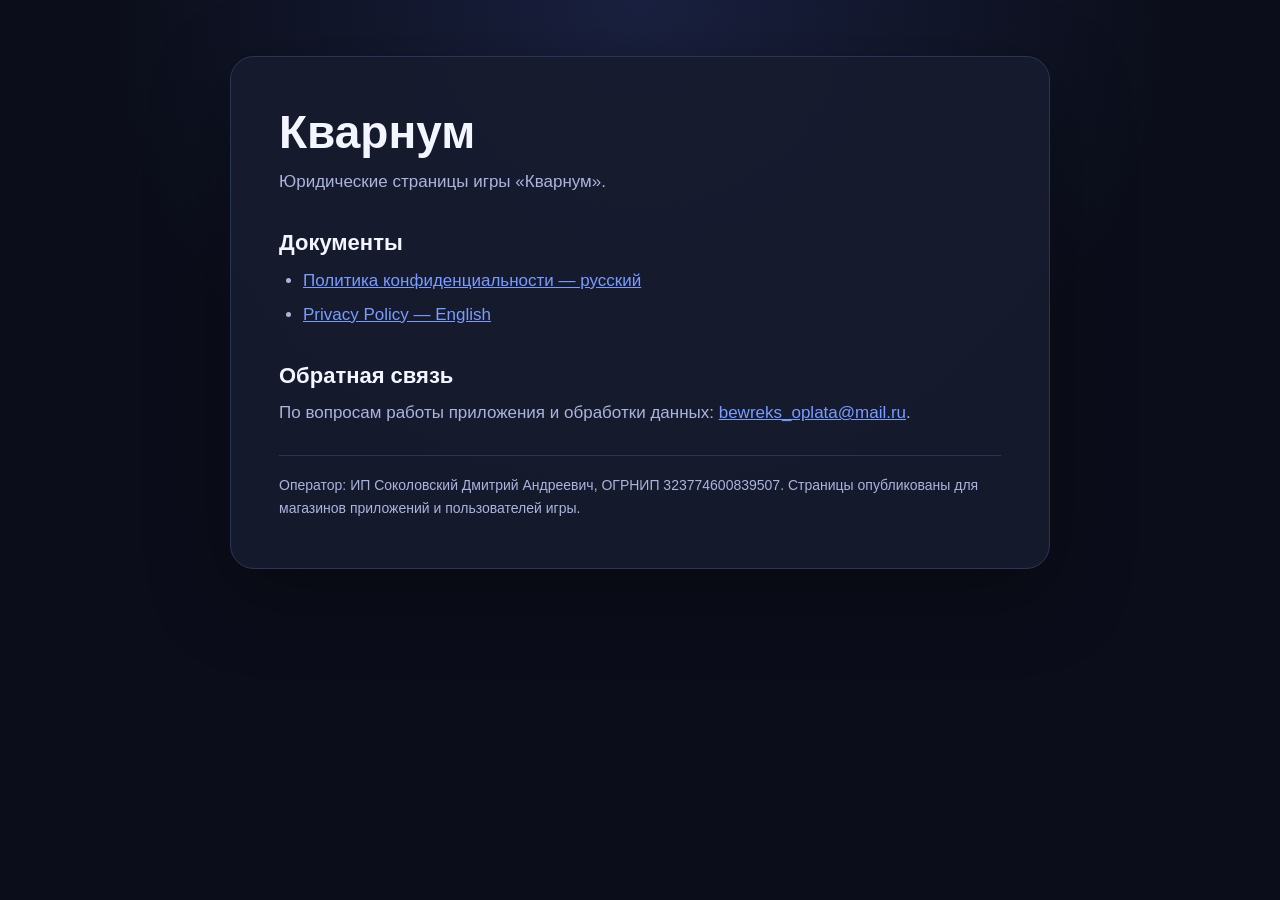
<file: index.html>
<!doctype html>
<html lang="ru">
<head>
  <meta charset="utf-8">
  <meta name="viewport" content="width=device-width, initial-scale=1">
  <title>Кварнум — юридические страницы</title>
  <link rel="stylesheet" href="assets/style.css">
</head>
<body>
<main>
  <section class="card">
    <h1>Кварнум</h1>
    <p class="subtitle">Юридические страницы игры «Кварнум».</p>

    <h2>Документы</h2>
    <ul>
      <li><a href="privacy/">Политика конфиденциальности — русский</a></li>
      <li><a href="privacy/en/">Privacy Policy — English</a></li>
    </ul>

    <h2>Обратная связь</h2>
    <p>По вопросам работы приложения и обработки данных: <a href="mailto:bewreks_oplata@mail.ru">bewreks_oplata@mail.ru</a>.</p>

    <footer>
      Оператор: ИП Соколовский Дмитрий Андреевич, ОГРНИП 323774600839507. Страницы опубликованы для магазинов приложений и пользователей игры.
    </footer>
  </section>
</main>
</body>
</html>
</file>
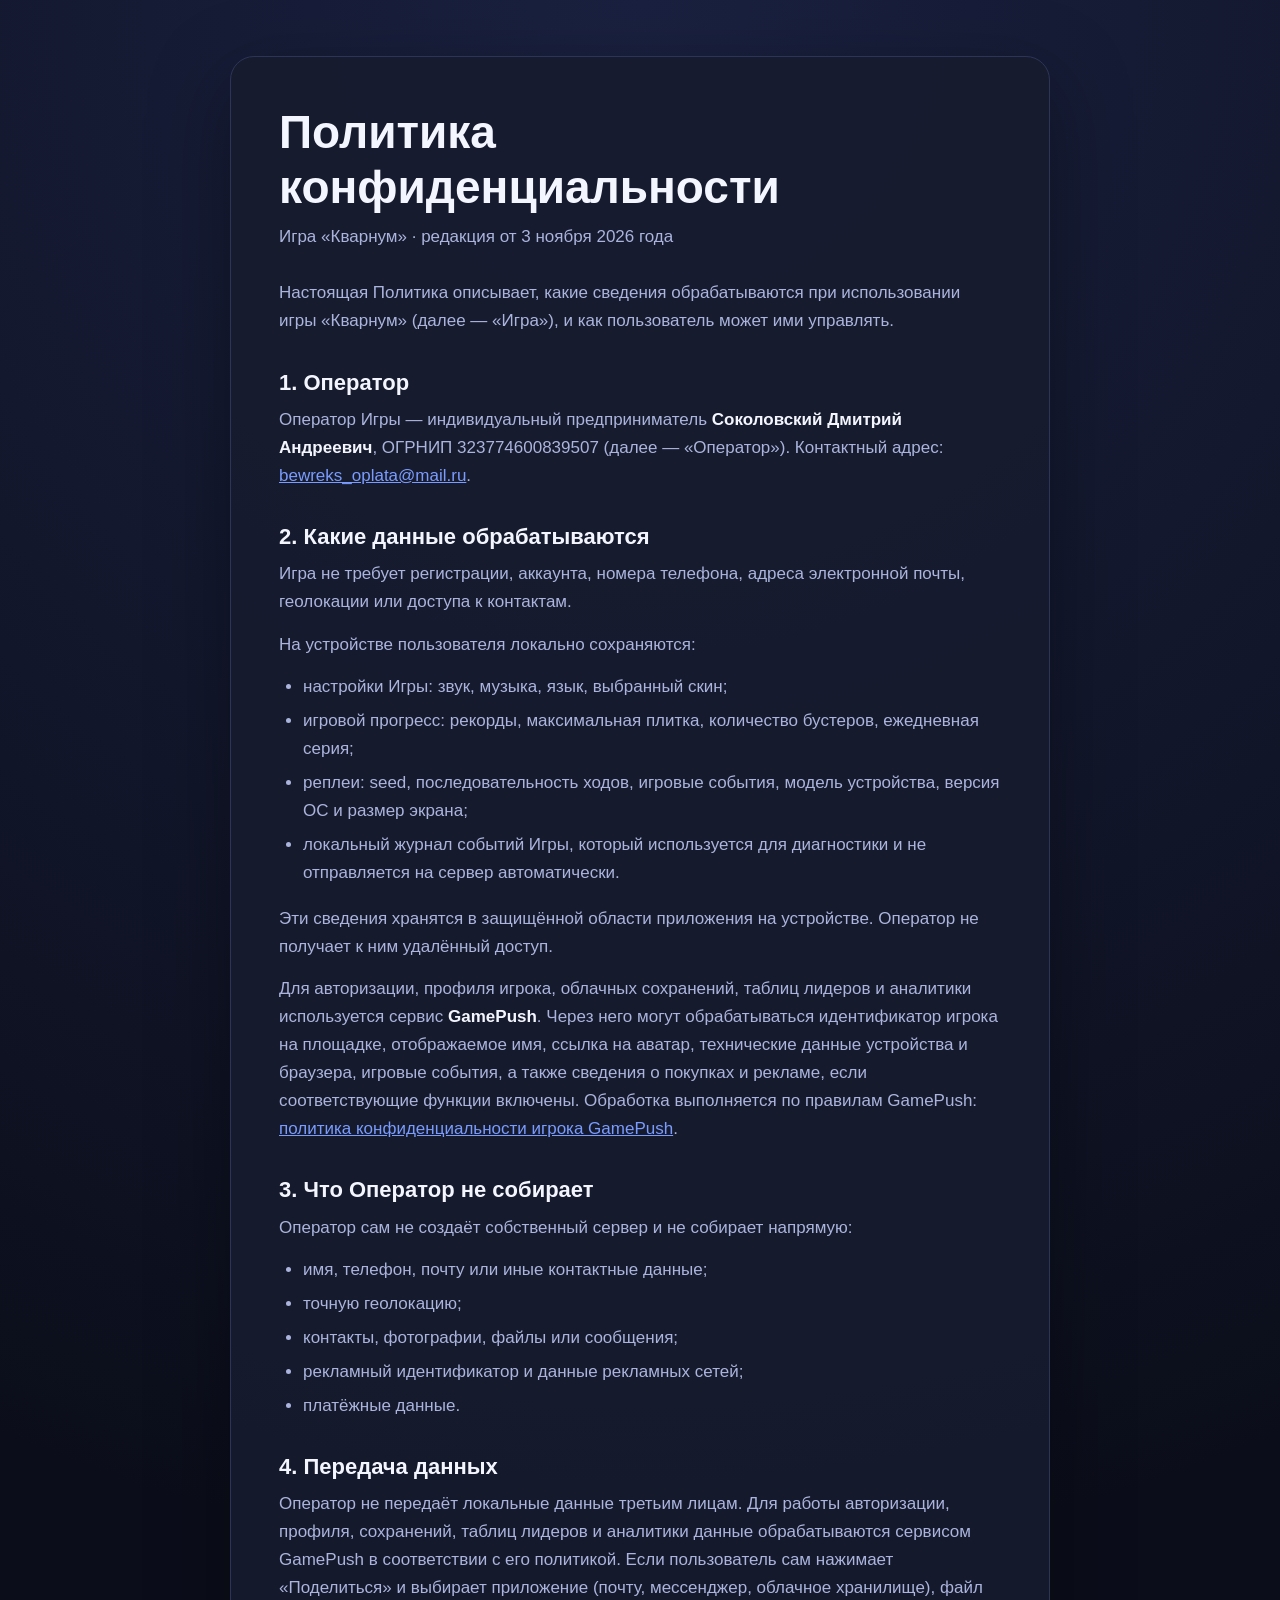
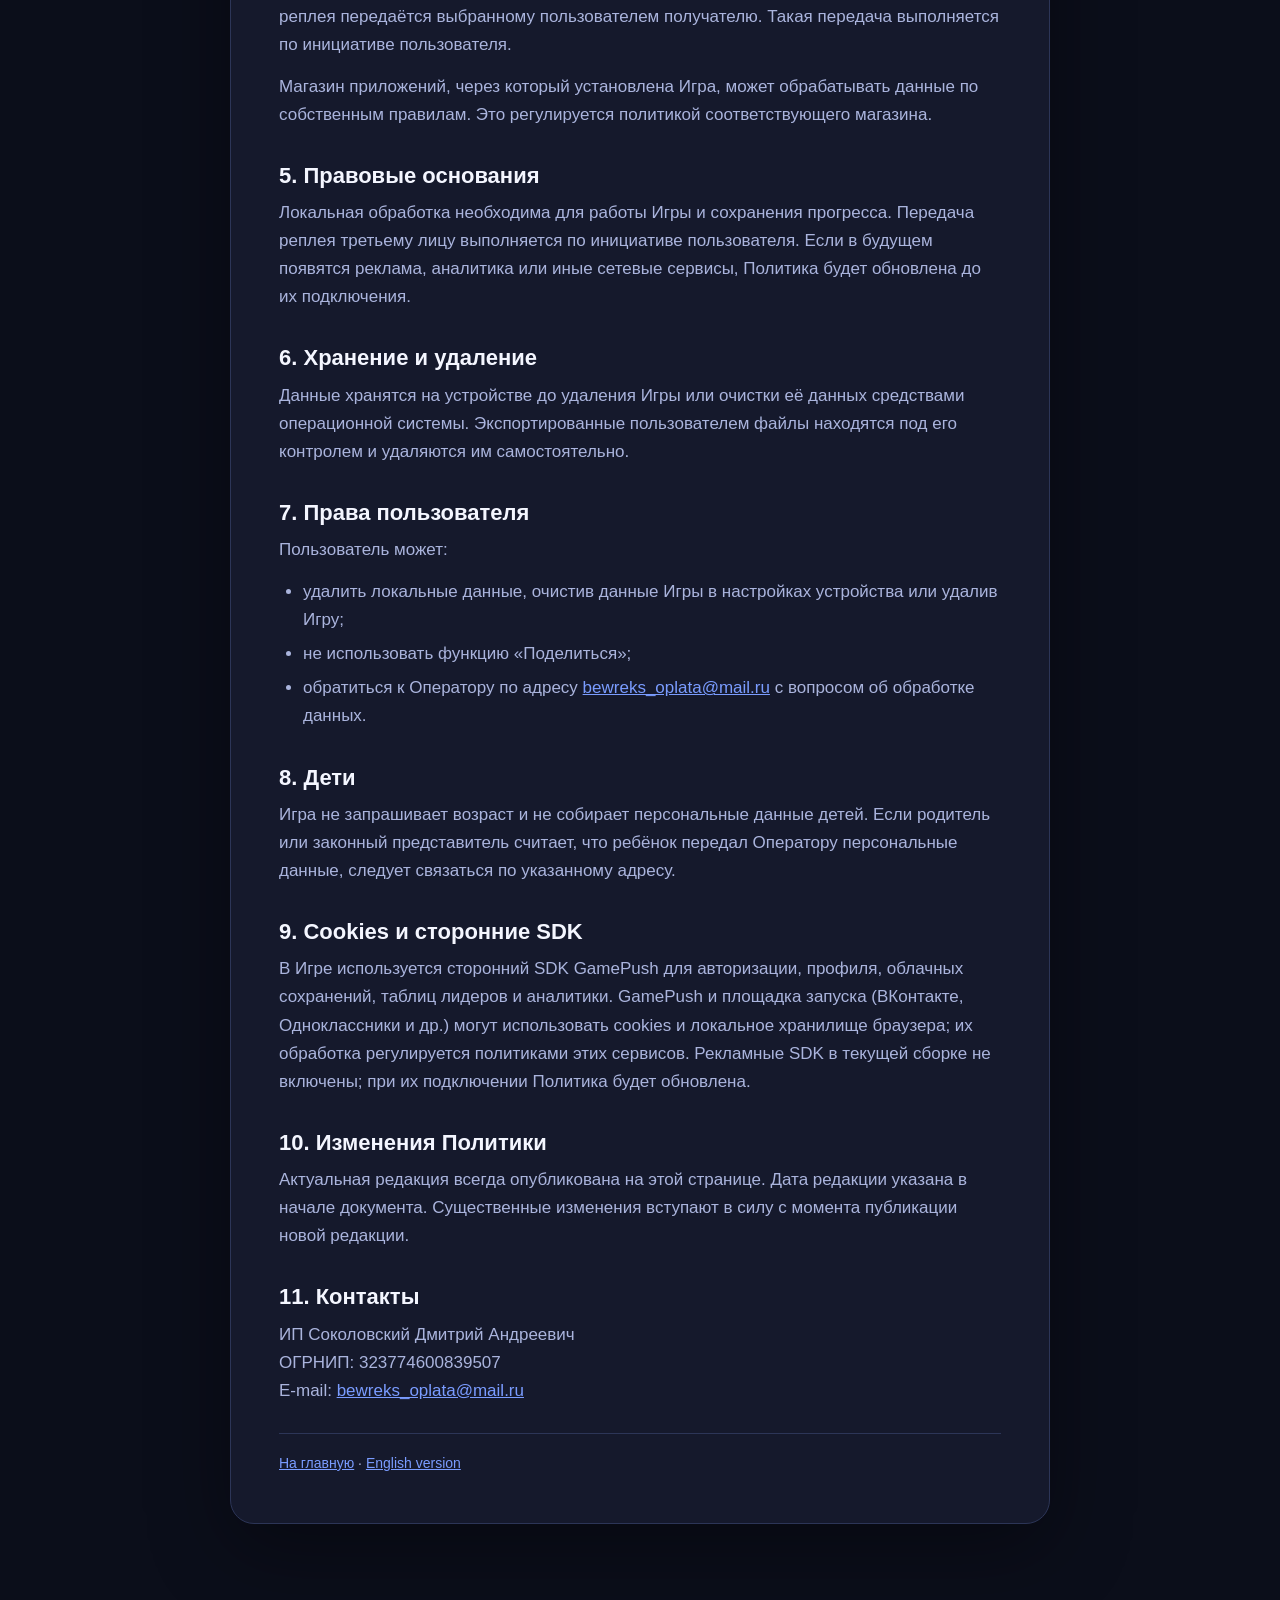
<file: privacy/index.html>
<!doctype html>
<html lang="ru">
<head>
  <meta charset="utf-8">
  <meta name="viewport" content="width=device-width, initial-scale=1">
  <title>Политика конфиденциальности — Кварнум</title>
  <meta name="description" content="Политика конфиденциальности игры «Кварнум».">
  <link rel="stylesheet" href="../assets/style.css">
</head>
<body>
<main>
  <article class="card">
    <h1>Политика конфиденциальности</h1>
    <p class="subtitle">Игра «Кварнум» · редакция от 3 ноября 2026 года</p>

    <p>Настоящая Политика описывает, какие сведения обрабатываются при использовании игры «Кварнум» (далее — «Игра»), и как пользователь может ими управлять.</p>

    <h2>1. Оператор</h2>
    <p>Оператор Игры — индивидуальный предприниматель <strong>Соколовский Дмитрий Андреевич</strong>, ОГРНИП 323774600839507 (далее — «Оператор»). Контактный адрес: <a href="mailto:bewreks_oplata@mail.ru">bewreks_oplata@mail.ru</a>.</p>

    <h2>2. Какие данные обрабатываются</h2>
    <p>Игра не требует регистрации, аккаунта, номера телефона, адреса электронной почты, геолокации или доступа к контактам.</p>
    <p>На устройстве пользователя локально сохраняются:</p>
    <ul>
      <li>настройки Игры: звук, музыка, язык, выбранный скин;</li>
      <li>игровой прогресс: рекорды, максимальная плитка, количество бустеров, ежедневная серия;</li>
      <li>реплеи: seed, последовательность ходов, игровые события, модель устройства, версия ОС и размер экрана;</li>
      <li>локальный журнал событий Игры, который используется для диагностики и не отправляется на сервер автоматически.</li>
    </ul>
    <p>Эти сведения хранятся в защищённой области приложения на устройстве. Оператор не получает к ним удалённый доступ.</p>
    <p>Для авторизации, профиля игрока, облачных сохранений, таблиц лидеров и аналитики используется сервис <strong>GamePush</strong>. Через него могут обрабатываться идентификатор игрока на площадке, отображаемое имя, ссылка на аватар, технические данные устройства и браузера, игровые события, а также сведения о покупках и рекламе, если соответствующие функции включены. Обработка выполняется по правилам GamePush: <a href="https://gamepush.com/ru/service/players-privacy-policy/">политика конфиденциальности игрока GamePush</a>.</p>

    <h2>3. Что Оператор не собирает</h2>
    <p>Оператор сам не создаёт собственный сервер и не собирает напрямую:</p>
    <ul>
      <li>имя, телефон, почту или иные контактные данные;</li>
      <li>точную геолокацию;</li>
      <li>контакты, фотографии, файлы или сообщения;</li>
      <li>рекламный идентификатор и данные рекламных сетей;</li>
      <li>платёжные данные.</li>
    </ul>

    <h2>4. Передача данных</h2>
    <p>Оператор не передаёт локальные данные третьим лицам. Для работы авторизации, профиля, сохранений, таблиц лидеров и аналитики данные обрабатываются сервисом GamePush в соответствии с его политикой. Если пользователь сам нажимает «Поделиться» и выбирает приложение (почту, мессенджер, облачное хранилище), файл реплея передаётся выбранному пользователем получателю. Такая передача выполняется по инициативе пользователя.</p>
    <p>Магазин приложений, через который установлена Игра, может обрабатывать данные по собственным правилам. Это регулируется политикой соответствующего магазина.</p>

    <h2>5. Правовые основания</h2>
    <p>Локальная обработка необходима для работы Игры и сохранения прогресса. Передача реплея третьему лицу выполняется по инициативе пользователя. Если в будущем появятся реклама, аналитика или иные сетевые сервисы, Политика будет обновлена до их подключения.</p>

    <h2>6. Хранение и удаление</h2>
    <p>Данные хранятся на устройстве до удаления Игры или очистки её данных средствами операционной системы. Экспортированные пользователем файлы находятся под его контролем и удаляются им самостоятельно.</p>

    <h2>7. Права пользователя</h2>
    <p>Пользователь может:</p>
    <ul>
      <li>удалить локальные данные, очистив данные Игры в настройках устройства или удалив Игру;</li>
      <li>не использовать функцию «Поделиться»;</li>
      <li>обратиться к Оператору по адресу <a href="mailto:bewreks_oplata@mail.ru">bewreks_oplata@mail.ru</a> с вопросом об обработке данных.</li>
    </ul>

    <h2>8. Дети</h2>
    <p>Игра не запрашивает возраст и не собирает персональные данные детей. Если родитель или законный представитель считает, что ребёнок передал Оператору персональные данные, следует связаться по указанному адресу.</p>

    <h2>9. Cookies и сторонние SDK</h2>
    <p>В Игре используется сторонний SDK GamePush для авторизации, профиля, облачных сохранений, таблиц лидеров и аналитики. GamePush и площадка запуска (ВКонтакте, Одноклассники и др.) могут использовать cookies и локальное хранилище браузера; их обработка регулируется политиками этих сервисов. Рекламные SDK в текущей сборке не включены; при их подключении Политика будет обновлена.</p>

    <h2>10. Изменения Политики</h2>
    <p>Актуальная редакция всегда опубликована на этой странице. Дата редакции указана в начале документа. Существенные изменения вступают в силу с момента публикации новой редакции.</p>

    <h2>11. Контакты</h2>
    <p>ИП Соколовский Дмитрий Андреевич<br>
    ОГРНИП: 323774600839507<br>
    E-mail: <a href="mailto:bewreks_oplata@mail.ru">bewreks_oplata@mail.ru</a></p>

    <footer>
      <a href="../">На главную</a> · <a href="../en/">English version</a>
    </footer>
  </article>
</main>
</body>
</html>
</file>
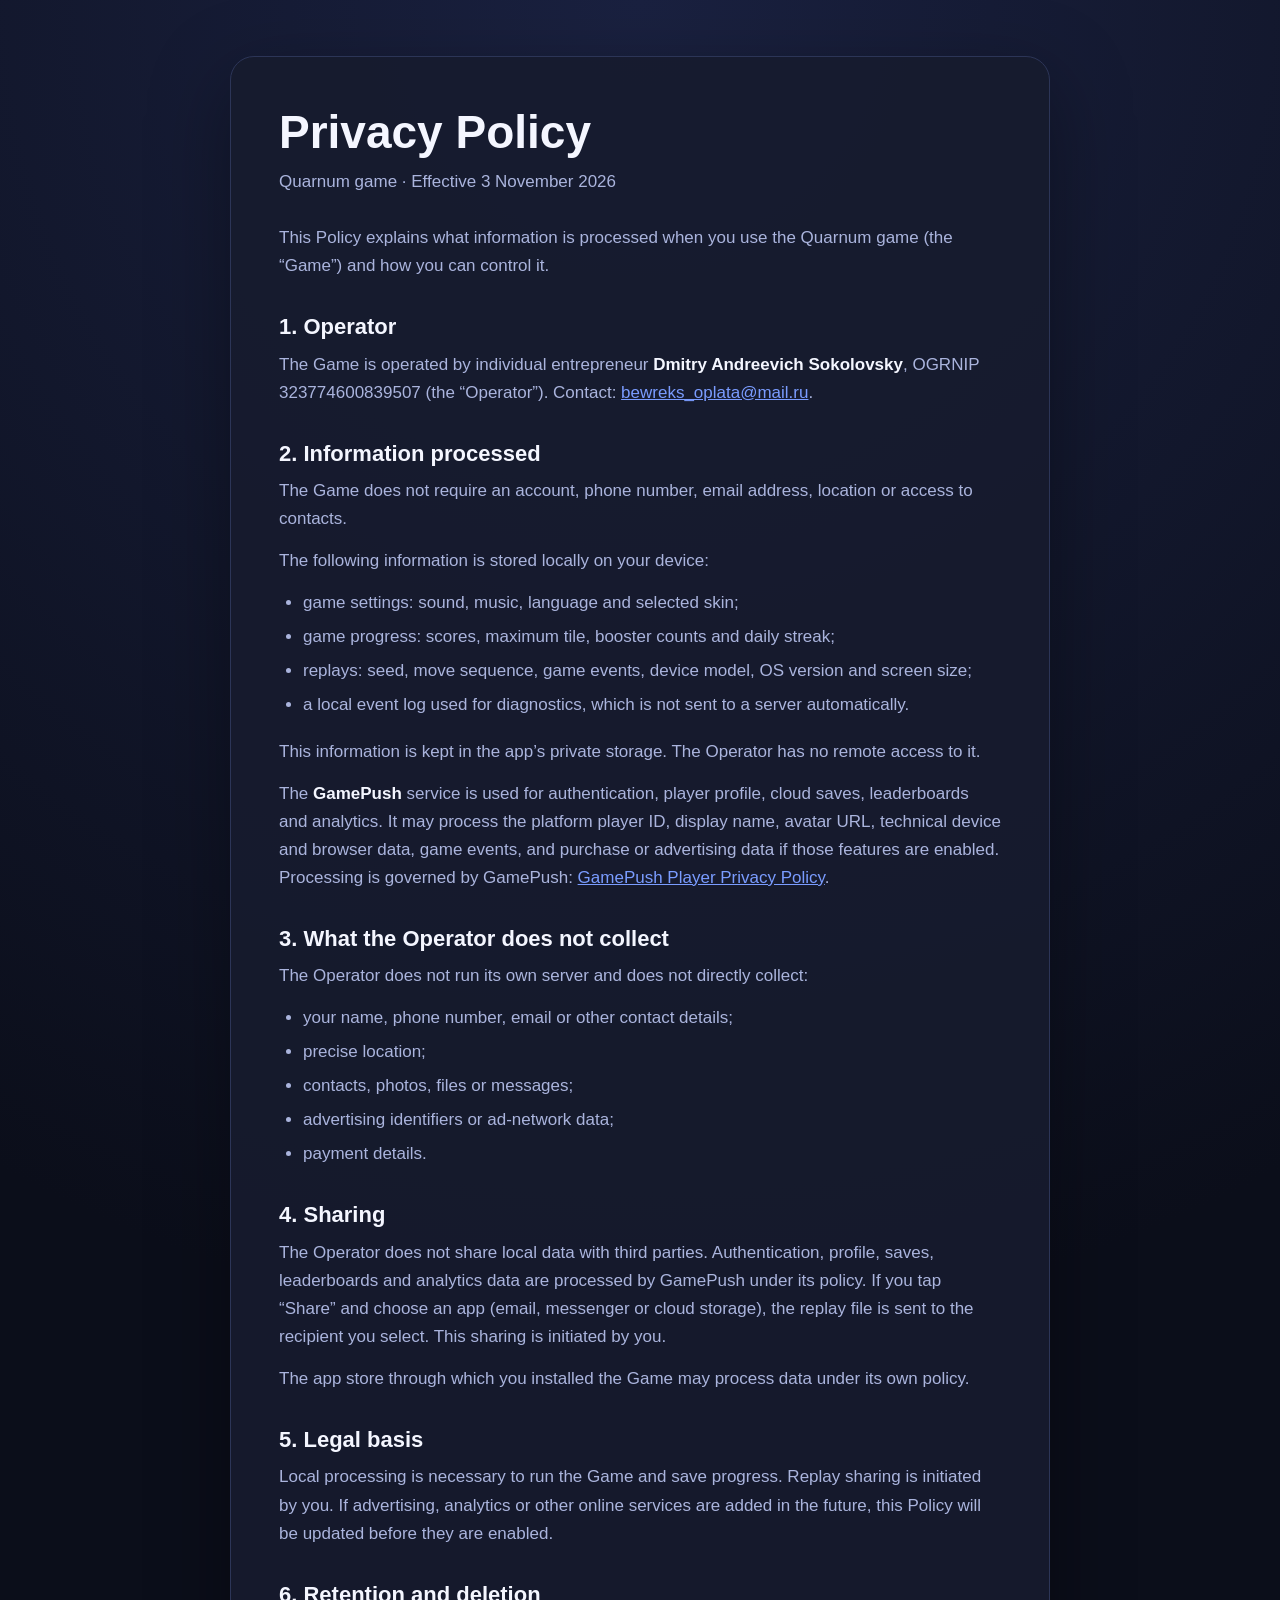
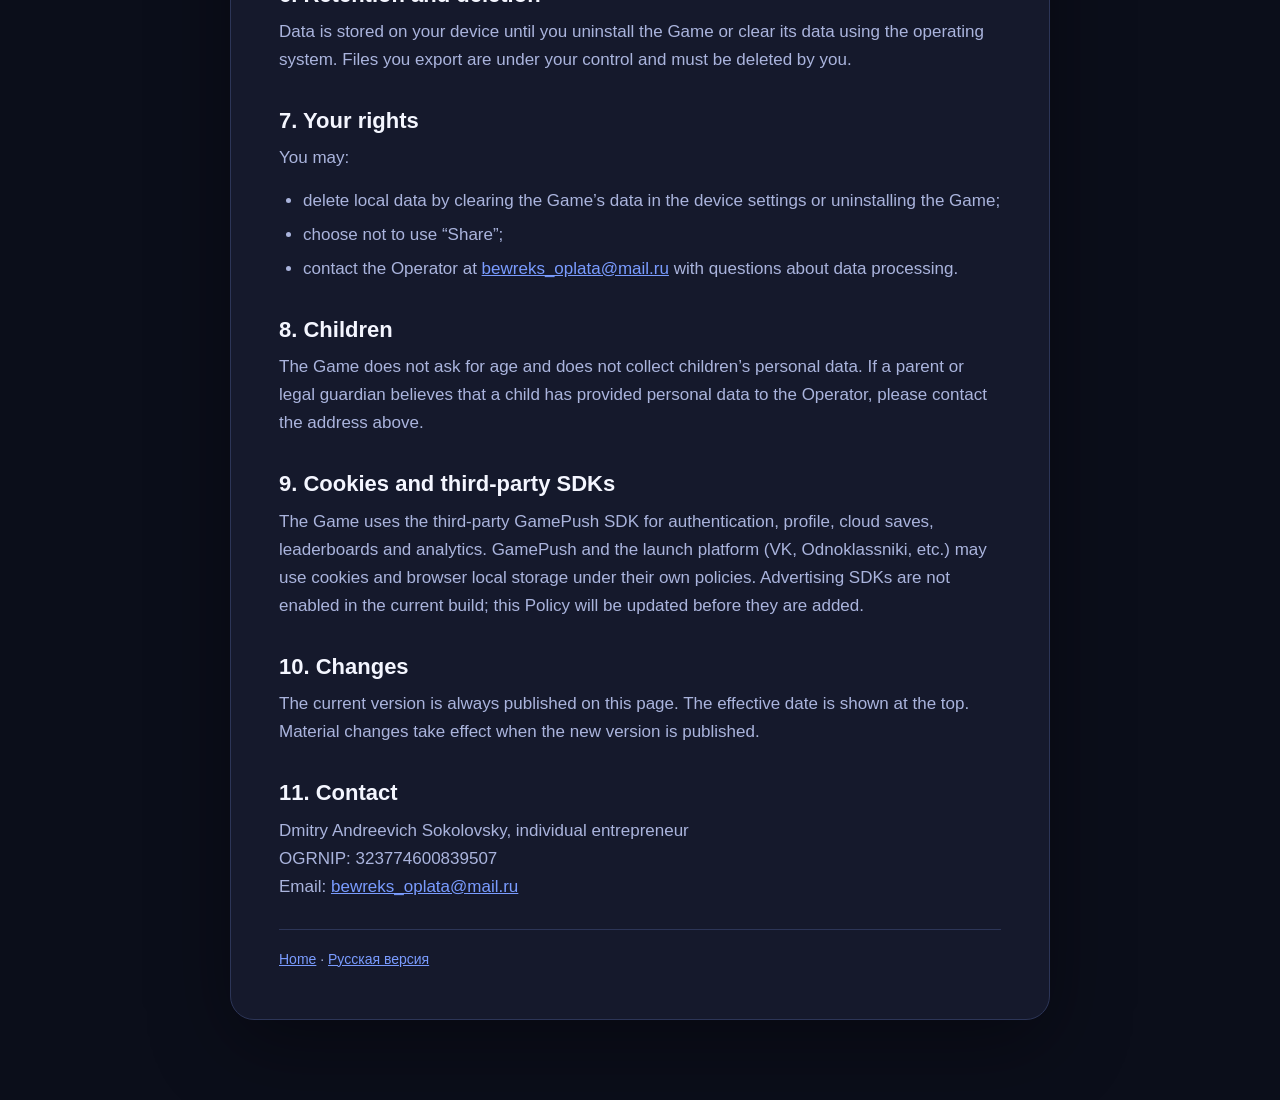
<file: privacy/en/index.html>
<!doctype html>
<html lang="en">
<head>
  <meta charset="utf-8">
  <meta name="viewport" content="width=device-width, initial-scale=1">
  <title>Privacy Policy — Quarnum</title>
  <meta name="description" content="Privacy Policy for the Quarnum game.">
  <link rel="stylesheet" href="../../assets/style.css">
</head>
<body>
<main>
  <article class="card">
    <h1>Privacy Policy</h1>
    <p class="subtitle">Quarnum game · Effective 3 November 2026</p>

    <p>This Policy explains what information is processed when you use the Quarnum game (the “Game”) and how you can control it.</p>

    <h2>1. Operator</h2>
    <p>The Game is operated by individual entrepreneur <strong>Dmitry Andreevich Sokolovsky</strong>, OGRNIP 323774600839507 (the “Operator”). Contact: <a href="mailto:bewreks_oplata@mail.ru">bewreks_oplata@mail.ru</a>.</p>

    <h2>2. Information processed</h2>
    <p>The Game does not require an account, phone number, email address, location or access to contacts.</p>
    <p>The following information is stored locally on your device:</p>
    <ul>
      <li>game settings: sound, music, language and selected skin;</li>
      <li>game progress: scores, maximum tile, booster counts and daily streak;</li>
      <li>replays: seed, move sequence, game events, device model, OS version and screen size;</li>
      <li>a local event log used for diagnostics, which is not sent to a server automatically.</li>
    </ul>
    <p>This information is kept in the app’s private storage. The Operator has no remote access to it.</p>
    <p>The <strong>GamePush</strong> service is used for authentication, player profile, cloud saves, leaderboards and analytics. It may process the platform player ID, display name, avatar URL, technical device and browser data, game events, and purchase or advertising data if those features are enabled. Processing is governed by GamePush: <a href="https://gamepush.com/service/players-privacy-policy/">GamePush Player Privacy Policy</a>.</p>

    <h2>3. What the Operator does not collect</h2>
    <p>The Operator does not run its own server and does not directly collect:</p>
    <ul>
      <li>your name, phone number, email or other contact details;</li>
      <li>precise location;</li>
      <li>contacts, photos, files or messages;</li>
      <li>advertising identifiers or ad-network data;</li>
      <li>payment details.</li>
    </ul>

    <h2>4. Sharing</h2>
    <p>The Operator does not share local data with third parties. Authentication, profile, saves, leaderboards and analytics data are processed by GamePush under its policy. If you tap “Share” and choose an app (email, messenger or cloud storage), the replay file is sent to the recipient you select. This sharing is initiated by you.</p>
    <p>The app store through which you installed the Game may process data under its own policy.</p>

    <h2>5. Legal basis</h2>
    <p>Local processing is necessary to run the Game and save progress. Replay sharing is initiated by you. If advertising, analytics or other online services are added in the future, this Policy will be updated before they are enabled.</p>

    <h2>6. Retention and deletion</h2>
    <p>Data is stored on your device until you uninstall the Game or clear its data using the operating system. Files you export are under your control and must be deleted by you.</p>

    <h2>7. Your rights</h2>
    <p>You may:</p>
    <ul>
      <li>delete local data by clearing the Game’s data in the device settings or uninstalling the Game;</li>
      <li>choose not to use “Share”;</li>
      <li>contact the Operator at <a href="mailto:bewreks_oplata@mail.ru">bewreks_oplata@mail.ru</a> with questions about data processing.</li>
    </ul>

    <h2>8. Children</h2>
    <p>The Game does not ask for age and does not collect children’s personal data. If a parent or legal guardian believes that a child has provided personal data to the Operator, please contact the address above.</p>

    <h2>9. Cookies and third-party SDKs</h2>
    <p>The Game uses the third-party GamePush SDK for authentication, profile, cloud saves, leaderboards and analytics. GamePush and the launch platform (VK, Odnoklassniki, etc.) may use cookies and browser local storage under their own policies. Advertising SDKs are not enabled in the current build; this Policy will be updated before they are added.</p>

    <h2>10. Changes</h2>
    <p>The current version is always published on this page. The effective date is shown at the top. Material changes take effect when the new version is published.</p>

    <h2>11. Contact</h2>
    <p>Dmitry Andreevich Sokolovsky, individual entrepreneur<br>
    OGRNIP: 323774600839507<br>
    Email: <a href="mailto:bewreks_oplata@mail.ru">bewreks_oplata@mail.ru</a></p>

    <footer>
      <a href="../../">Home</a> · <a href="../">Русская версия</a>
    </footer>
  </article>
</main>
</body>
</html>
</file>
<file: assets/style.css>
:root {
  color-scheme: dark;
  --bg: #0b0e1a;
  --panel: #171b2e;
  --text: #f4f6ff;
  --muted: #aab4dd;
  --accent: #7a9cff;
  --line: #2c3557;
}

* { box-sizing: border-box; }

body {
  margin: 0;
  min-height: 100vh;
  background: radial-gradient(circle at top, #1a2140 0, var(--bg) 48%);
  color: var(--text);
  font: 17px/1.65 -apple-system, BlinkMacSystemFont, "Segoe UI", Roboto, Arial, sans-serif;
}

main {
  width: min(820px, calc(100% - 32px));
  margin: 0 auto;
  padding: 56px 0 80px;
}

.card {
  padding: clamp(24px, 5vw, 48px);
  border: 1px solid var(--line);
  border-radius: 24px;
  background: rgba(23, 27, 46, 0.9);
  box-shadow: 0 24px 80px rgba(0, 0, 0, 0.35);
}

h1, h2 { line-height: 1.2; }
h1 { margin: 0 0 8px; font-size: clamp(30px, 6vw, 46px); }
h2 { margin: 34px 0 10px; font-size: 22px; }
p, li { color: var(--muted); }
p { margin: 0 0 14px; }
ul { margin: 0 0 18px; padding-left: 24px; }
li { margin-bottom: 6px; }
a { color: var(--accent); }
strong { color: var(--text); }

.subtitle { margin-bottom: 28px; }
.meta { color: var(--muted); font-size: 14px; }
.links { display: flex; flex-wrap: wrap; gap: 12px; margin-top: 24px; }
.links a {
  padding: 12px 18px;
  border: 1px solid var(--line);
  border-radius: 14px;
  background: #1f253f;
  text-decoration: none;
}
.links a:hover { border-color: var(--accent); }

footer {
  margin-top: 28px;
  padding-top: 18px;
  border-top: 1px solid var(--line);
  color: var(--muted);
  font-size: 14px;
}

@media (max-width: 520px) {
  main { padding-top: 28px; }
  .card { border-radius: 18px; }
}
</file>
